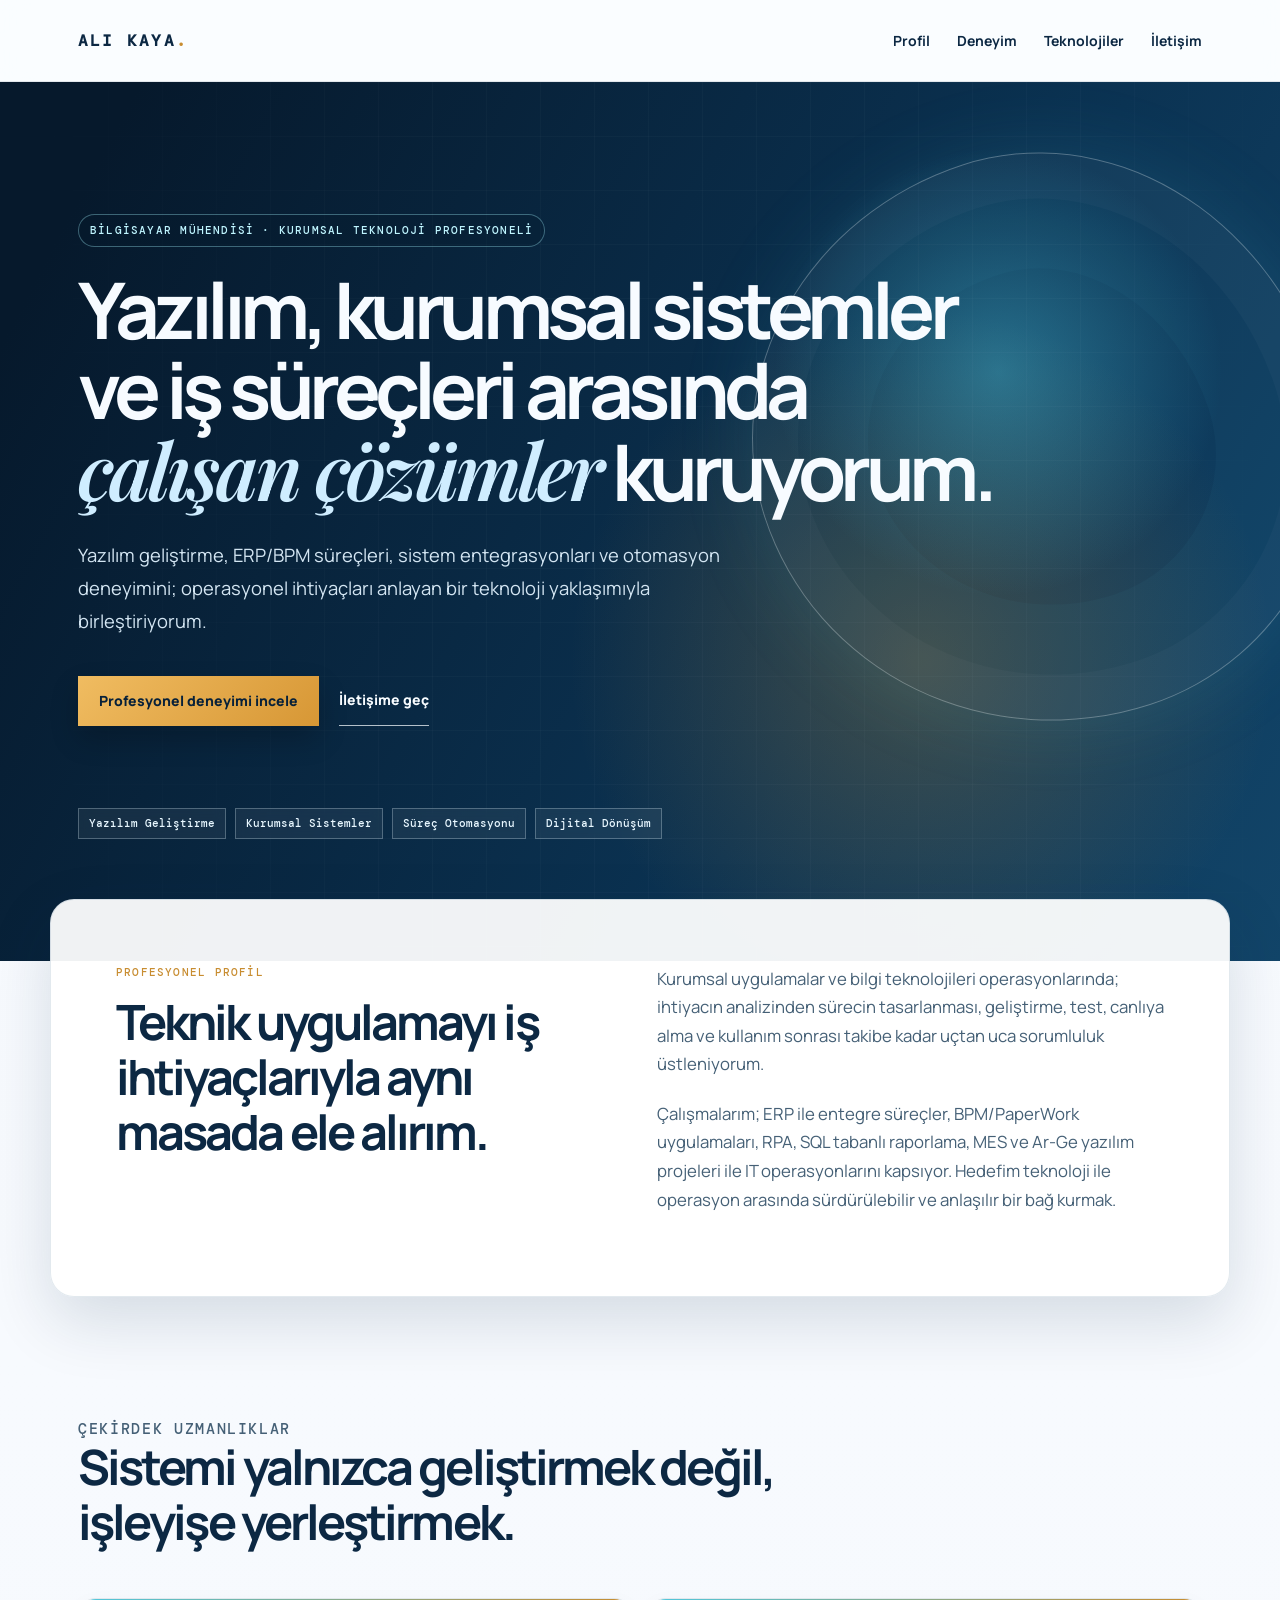
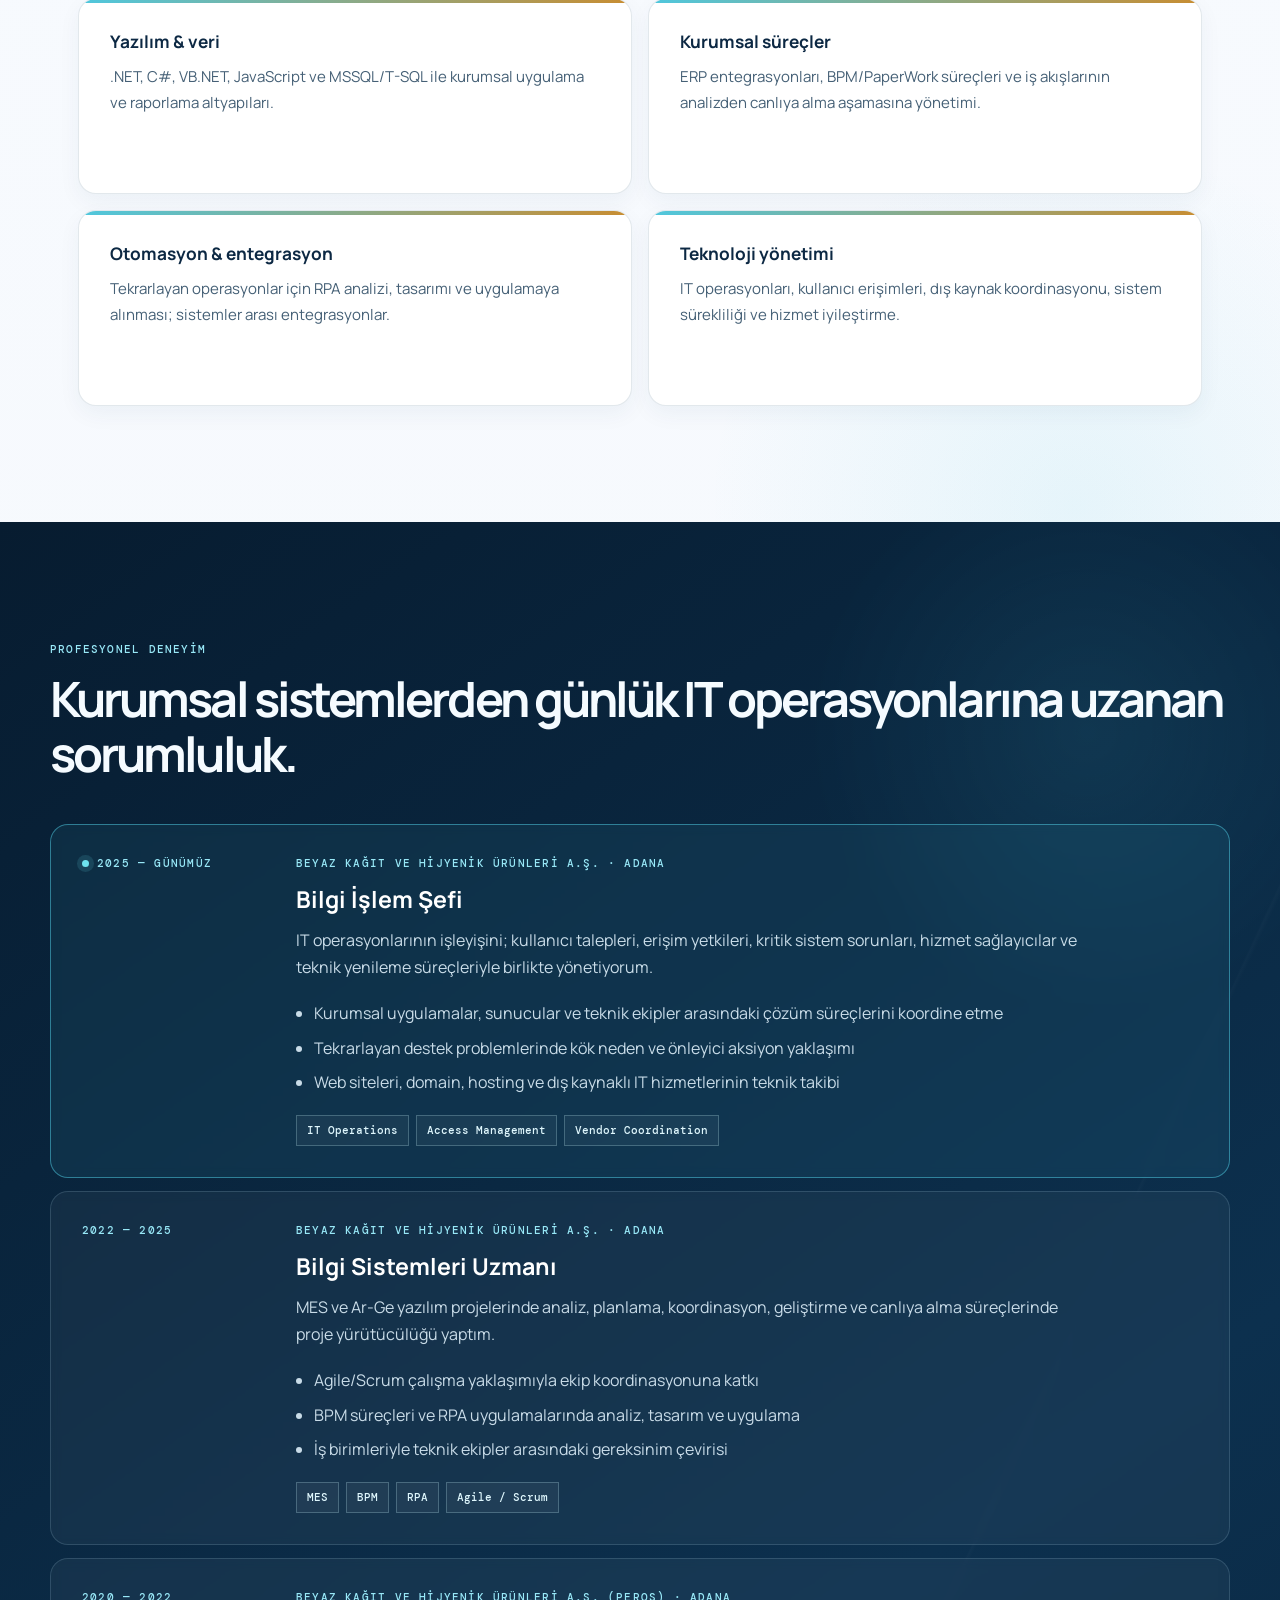
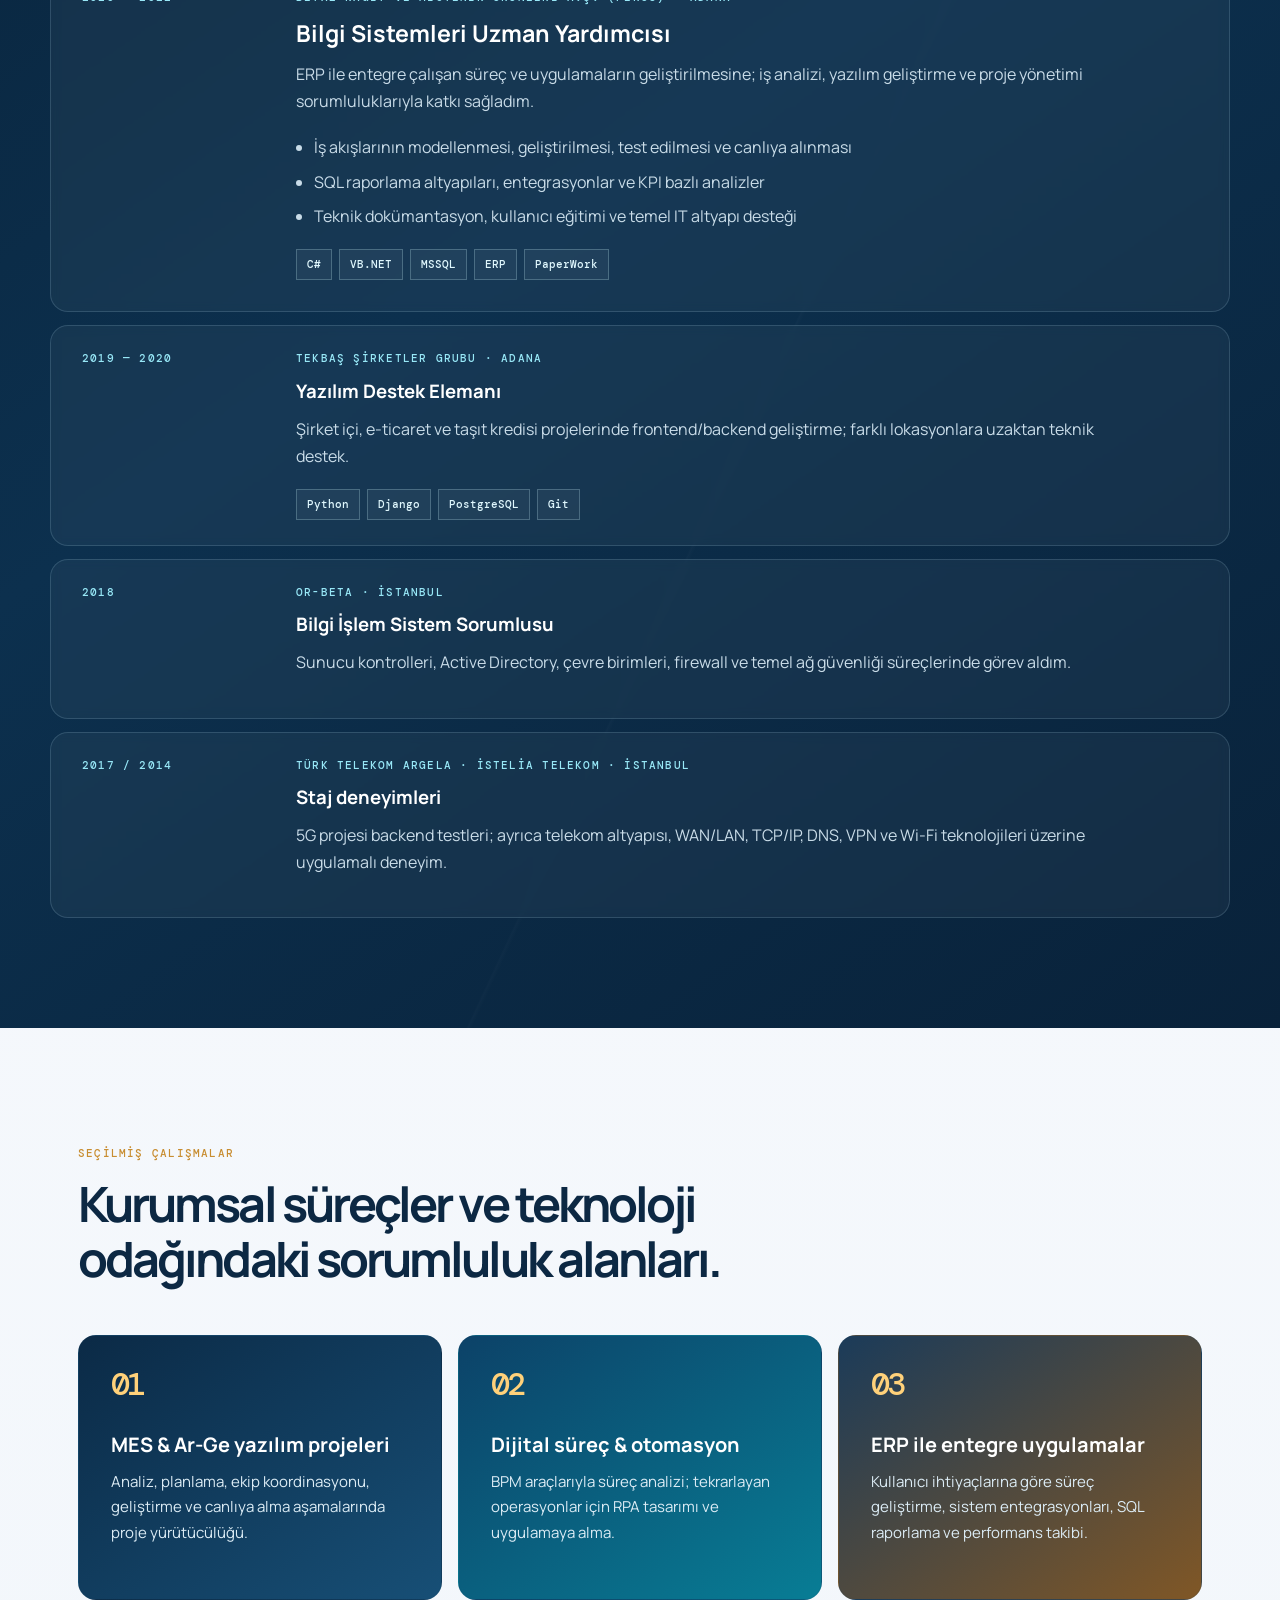
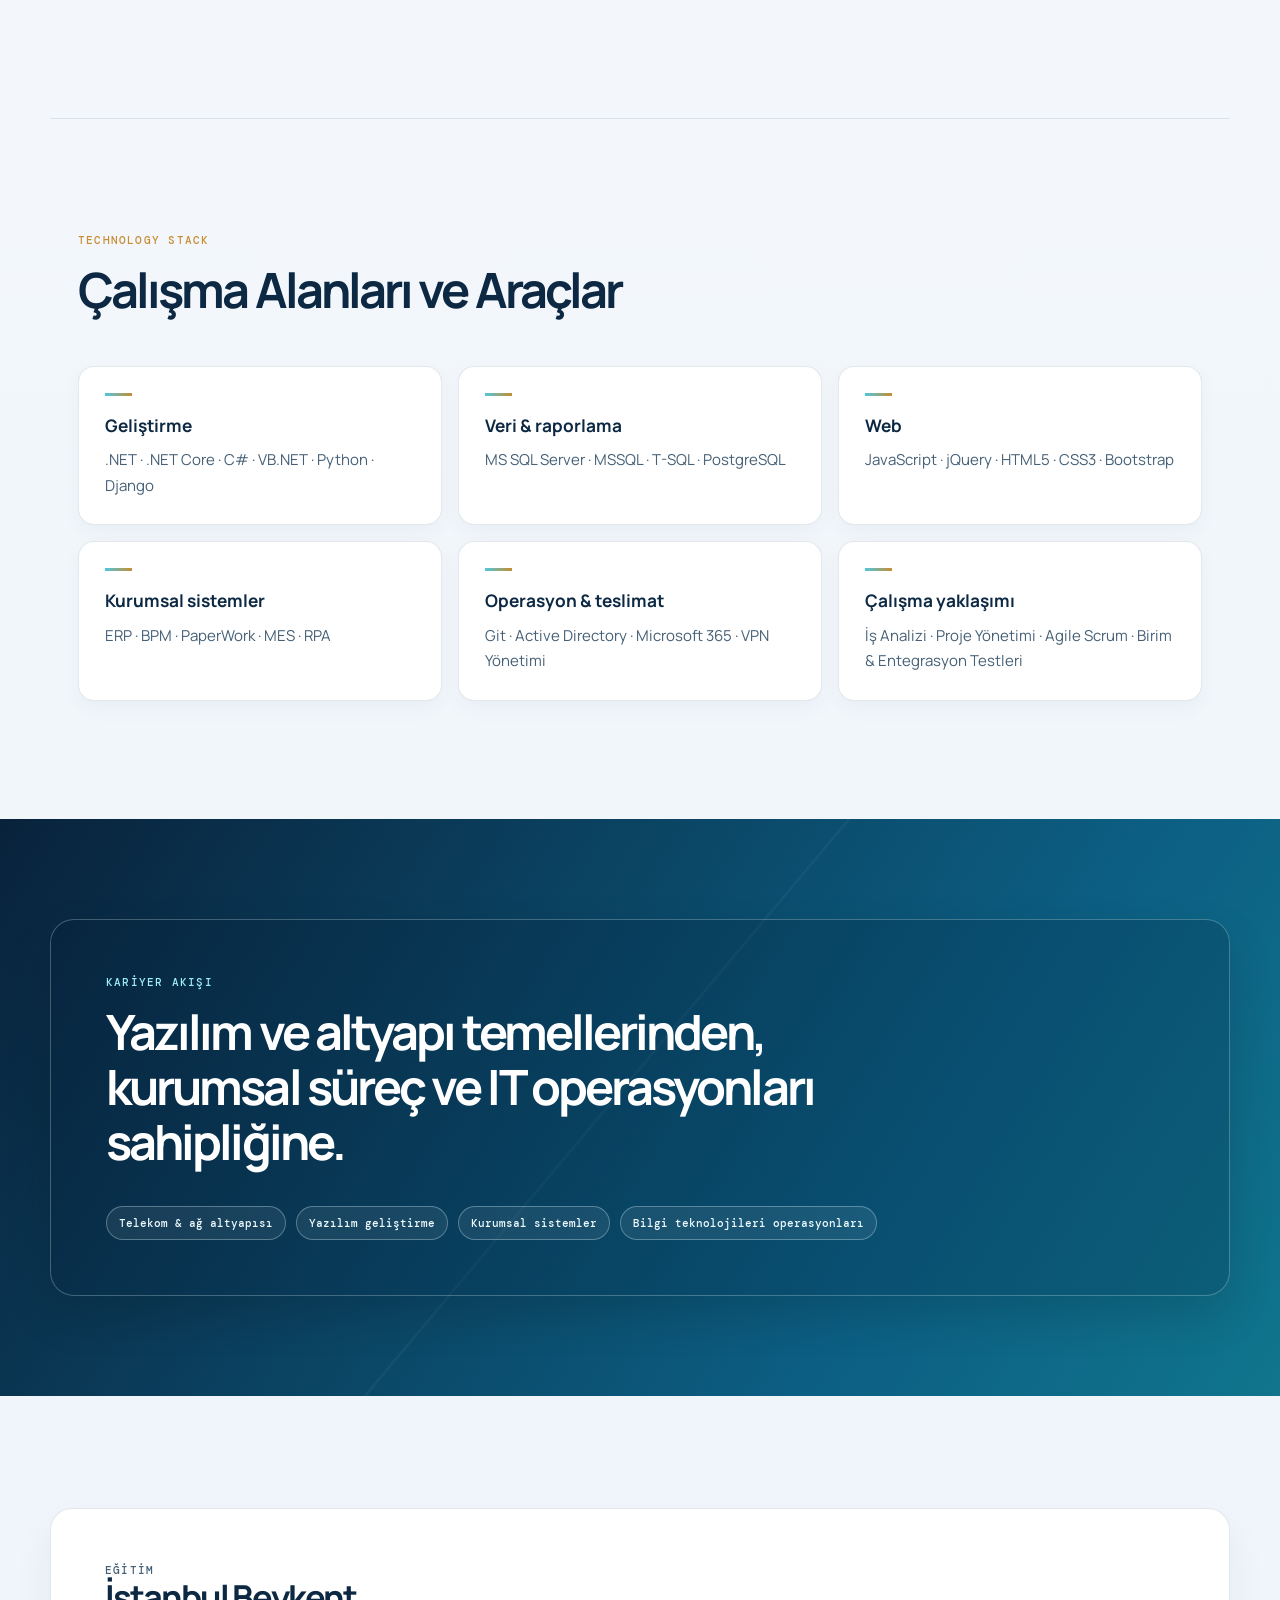
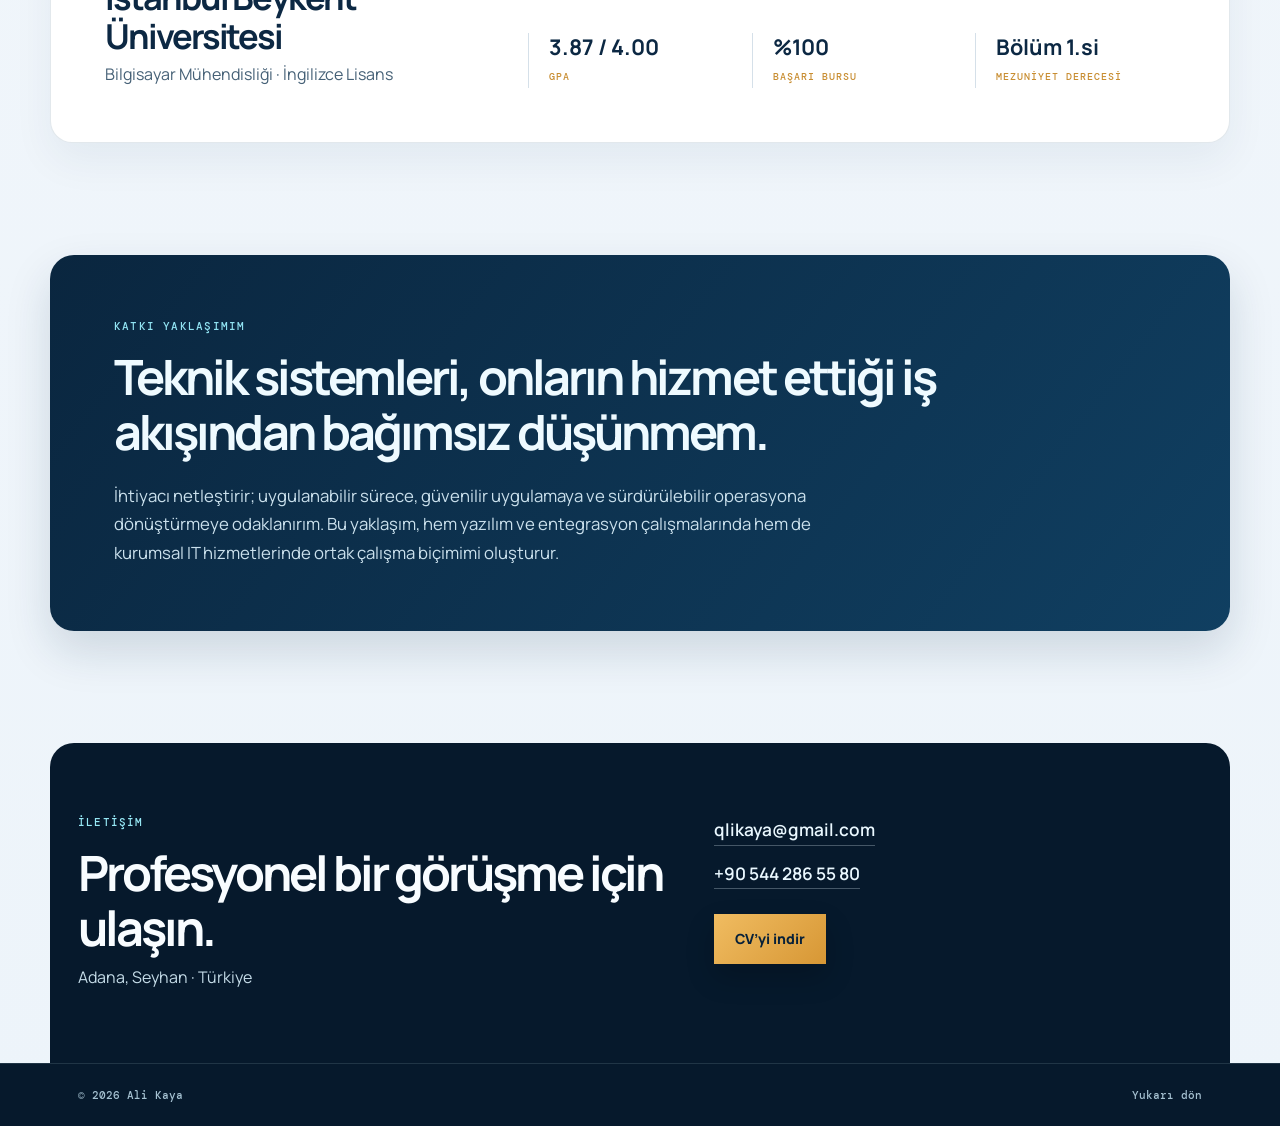
<file: index.html>
<!doctype html>
<html lang="tr">
<head>
  <meta charset="utf-8">
  <meta name="viewport" content="width=device-width, initial-scale=1">
  <meta name="description" content="Ali Kaya — yazılım geliştirme, kurumsal sistemler, süreç otomasyonu ve dijital dönüşüm alanlarında çalışan bilgisayar mühendisi.">
  <meta name="theme-color" content="#102238">
  <title>Ali Kaya | Kurumsal Sistemler & Dijital Dönüşüm</title>
  <link rel="icon" type="image/svg+xml" href="data:image/svg+xml,%3Csvg xmlns='http://www.w3.org/2000/svg' viewBox='0 0 64 64'%3E%3Crect width='64' height='64' rx='14' fill='%23102238'/%3E%3Cpath d='M17 47 29 17h7l12 30h-8l-2.2-6H27.7l-2.2 6h-8Zm13.7-13h4.2l-2.1-6-2.1 6Z' fill='%23d8b36a'/%3E%3C/svg%3E">
  <link rel="stylesheet" href="styles.css">
  <script type="application/ld+json">{"@context":"https://schema.org","@type":"Person","name":"Ali Kaya","jobTitle":"Bilgi Sistemleri Şefi","email":"mailto:qlikaya@gmail.com","address":{"@type":"PostalAddress","addressLocality":"Seyhan","addressRegion":"Adana","addressCountry":"TR"},"alumniOf":{"@type":"CollegeOrUniversity","name":"İstanbul Beykent Üniversitesi"}}</script>
</head>
<body>
  <a class="skip" href="#icerik">İçeriğe geç</a>
  <header class="topbar"><a class="brand" href="#anasayfa">ALI KAYA<span>.</span></a><nav aria-label="Ana menü"><a href="#profil">Profil</a><a href="#deneyim">Deneyim</a><a href="#teknolojiler">Teknolojiler</a><a href="#iletisim">İletişim</a></nav></header>
  <main id="icerik">
    <section class="hero" id="anasayfa">
      <div class="eyebrow">Bilgisayar Mühendisi · Kurumsal Teknoloji Profesyoneli</div>
      <h1>Yazılım, kurumsal sistemler ve iş süreçleri arasında <em>çalışan çözümler</em> kuruyorum.</h1>
      <p class="lead">Yazılım geliştirme, ERP/BPM süreçleri, sistem entegrasyonları ve otomasyon deneyimini; operasyonel ihtiyaçları anlayan bir teknoloji yaklaşımıyla birleştiriyorum.</p>
      <div class="hero-actions"><a class="button primary" href="#deneyim">Profesyonel deneyimi incele</a><a class="button text" href="mailto:qlikaya@gmail.com">İletişime geç</a></div>
      <div class="focus" aria-label="Temel uzmanlık alanları"><span>Yazılım Geliştirme</span><span>Kurumsal Sistemler</span><span>Süreç Otomasyonu</span><span>Dijital Dönüşüm</span></div>
    </section>
    <section class="profile grid-section" id="profil"><div><p class="section-label">Profesyonel profil</p><h2>Teknik uygulamayı iş ihtiyaçlarıyla aynı masada ele alırım.</h2></div><div class="prose"><p>Kurumsal uygulamalar ve bilgi teknolojileri operasyonlarında; ihtiyacın analizinden sürecin tasarlanması, geliştirme, test, canlıya alma ve kullanım sonrası takibe kadar uçtan uca sorumluluk üstleniyorum.</p><p>Çalışmalarım; ERP ile entegre süreçler, BPM/PaperWork uygulamaları, RPA, SQL tabanlı raporlama, MES ve Ar-Ge yazılım projeleri ile IT operasyonlarını kapsıyor. Hedefim teknoloji ile operasyon arasında sürdürülebilir ve anlaşılır bir bağ kurmak.</p></div></section>
    <section class="expertise" aria-labelledby="uzmanlik"><div class="section-intro"><p class="section-label">Çekirdek uzmanlıklar</p><h2 id="uzmanlik">Sistemi yalnızca geliştirmek değil, işleyişe yerleştirmek.</h2></div><div class="expertise-grid">
      <article><h3>Yazılım & veri</h3><p>.NET, C#, VB.NET, JavaScript ve MSSQL/T-SQL ile kurumsal uygulama ve raporlama altyapıları.</p></article>
      <article><h3>Kurumsal süreçler</h3><p>ERP entegrasyonları, BPM/PaperWork süreçleri ve iş akışlarının analizden canlıya alma aşamasına yönetimi.</p></article>
      <article><h3>Otomasyon & entegrasyon</h3><p>Tekrarlayan operasyonlar için RPA analizi, tasarımı ve uygulamaya alınması; sistemler arası entegrasyonlar.</p></article>
      <article><h3>Teknoloji yönetimi</h3><p>IT operasyonları, kullanıcı erişimleri, dış kaynak koordinasyonu, sistem sürekliliği ve hizmet iyileştirme.</p></article>
    </div></section>
    <section class="experience" id="deneyim"><div class="section-intro"><p class="section-label">Profesyonel deneyim</p><h2>Kurumsal sistemlerden günlük IT operasyonlarına uzanan sorumluluk.</h2></div><div class="timeline">
      <article class="role current"><div class="date">2025 — Günümüz</div><div><p class="role-kicker">Beyaz Kağıt ve Hijyenik Ürünleri A.Ş. · Adana</p><h3>Bilgi İşlem Şefi</h3><p>IT operasyonlarının işleyişini; kullanıcı talepleri, erişim yetkileri, kritik sistem sorunları, hizmet sağlayıcılar ve teknik yenileme süreçleriyle birlikte yönetiyorum.</p><ul><li>Kurumsal uygulamalar, sunucular ve teknik ekipler arasındaki çözüm süreçlerini koordine etme</li><li>Tekrarlayan destek problemlerinde kök neden ve önleyici aksiyon yaklaşımı</li><li>Web siteleri, domain, hosting ve dış kaynaklı IT hizmetlerinin teknik takibi</li></ul><div class="tags"><span>IT Operations</span><span>Access Management</span><span>Vendor Coordination</span></div></div></article>
      <article class="role"><div class="date">2022 — 2025</div><div><p class="role-kicker">Beyaz Kağıt ve Hijyenik Ürünleri A.Ş. · Adana</p><h3>Bilgi Sistemleri Uzmanı</h3><p>MES ve Ar-Ge yazılım projelerinde analiz, planlama, koordinasyon, geliştirme ve canlıya alma süreçlerinde proje yürütücülüğü yaptım.</p><ul><li>Agile/Scrum çalışma yaklaşımıyla ekip koordinasyonuna katkı</li><li>BPM süreçleri ve RPA uygulamalarında analiz, tasarım ve uygulama</li><li>İş birimleriyle teknik ekipler arasındaki gereksinim çevirisi</li></ul><div class="tags"><span>MES</span><span>BPM</span><span>RPA</span><span>Agile / Scrum</span></div></div></article>
      <article class="role"><div class="date">2020 — 2022</div><div><p class="role-kicker">Beyaz Kağıt ve Hijyenik Ürünleri A.Ş. (Peros) · Adana</p><h3>Bilgi Sistemleri Uzman Yardımcısı</h3><p>ERP ile entegre çalışan süreç ve uygulamaların geliştirilmesine; iş analizi, yazılım geliştirme ve proje yönetimi sorumluluklarıyla katkı sağladım.</p><ul><li>İş akışlarının modellenmesi, geliştirilmesi, test edilmesi ve canlıya alınması</li><li>SQL raporlama altyapıları, entegrasyonlar ve KPI bazlı analizler</li><li>Teknik dokümantasyon, kullanıcı eğitimi ve temel IT altyapı desteği</li></ul><div class="tags"><span>C#</span><span>VB.NET</span><span>MSSQL</span><span>ERP</span><span>PaperWork</span></div></div></article>
      <article class="role compact"><div class="date">2019 — 2020</div><div><p class="role-kicker">Tekbaş Şirketler Grubu · Adana</p><h3>Yazılım Destek Elemanı</h3><p>Şirket içi, e-ticaret ve taşıt kredisi projelerinde frontend/backend geliştirme; farklı lokasyonlara uzaktan teknik destek.</p><div class="tags"><span>Python</span><span>Django</span><span>PostgreSQL</span><span>Git</span></div></div></article>
      <article class="role compact"><div class="date">2018</div><div><p class="role-kicker">Or-Beta · İstanbul</p><h3>Bilgi İşlem Sistem Sorumlusu</h3><p>Sunucu kontrolleri, Active Directory, çevre birimleri, firewall ve temel ağ güvenliği süreçlerinde görev aldım.</p></div></article>
      <article class="role compact"><div class="date">2017 / 2014</div><div><p class="role-kicker">Türk Telekom Argela · İstelia Telekom · İstanbul</p><h3>Staj deneyimleri</h3><p>5G projesi backend testleri; ayrıca telekom altyapısı, WAN/LAN, TCP/IP, DNS, VPN ve Wi-Fi teknolojileri üzerine uygulamalı deneyim.</p></div></article>
    </div></section>
    <section class="initiatives"><div class="section-intro"><p class="section-label">Seçilmiş çalışmalar</p><h2>Kurumsal süreçler ve teknoloji odağındaki sorumluluk alanları.</h2></div><div class="initiative-grid"><article><p class="number">01</p><h3>MES & Ar-Ge yazılım projeleri</h3><p>Analiz, planlama, ekip koordinasyonu, geliştirme ve canlıya alma aşamalarında proje yürütücülüğü.</p></article><article><p class="number">02</p><h3>Dijital süreç & otomasyon</h3><p>BPM araçlarıyla süreç analizi; tekrarlayan operasyonlar için RPA tasarımı ve uygulamaya alma.</p></article><article><p class="number">03</p><h3>ERP ile entegre uygulamalar</h3><p>Kullanıcı ihtiyaçlarına göre süreç geliştirme, sistem entegrasyonları, SQL raporlama ve performans takibi.</p></article></div></section>
    <section class="stack" id="teknolojiler"><div class="section-intro"><p class="section-label">Technology stack</p><h2>Çalışma Alanları ve Araçlar</h2></div><div class="stack-grid"><div><h3>Geliştirme</h3><p>.NET · .NET Core · C# · VB.NET · Python · Django</p></div><div><h3>Veri & raporlama</h3><p>MS SQL Server · MSSQL · T-SQL · PostgreSQL</p></div><div><h3>Web</h3><p>JavaScript · jQuery · HTML5 · CSS3 · Bootstrap</p></div><div><h3>Kurumsal sistemler</h3><p>ERP · BPM · PaperWork · MES · RPA</p></div><div><h3>Operasyon & teslimat</h3><p>Git · Active Directory · Microsoft 365 · VPN Yönetimi</p></div><div><h3>Çalışma yaklaşımı</h3><p>İş Analizi · Proje Yönetimi · Agile Scrum · Birim & Entegrasyon Testleri</p></div></div></section>
    <section class="career"><div class="career-card"><p class="section-label">Kariyer akışı</p><h2>Yazılım ve altyapı temellerinden, kurumsal süreç ve IT operasyonları sahipliğine.</h2><div class="steps"><span>Telekom & ağ altyapısı</span><span>Yazılım geliştirme</span><span>Kurumsal sistemler</span><span>Bilgi teknolojileri operasyonları</span></div></div></section>
    <section class="education"><div><p class="section-label">Eğitim</p><h2>İstanbul Beykent Üniversitesi</h2><p>Bilgisayar Mühendisliği · İngilizce Lisans</p></div><div class="achievement"><strong>3.87 / 4.00</strong><span>GPA</span></div><div class="achievement"><strong>%100</strong><span>Başarı Bursu</span></div><div class="achievement"><strong>Bölüm 1.si</strong><span>Mezuniyet derecesi</span></div></section>
    <section class="value"><p class="section-label">Katkı yaklaşımım</p><h2>Teknik sistemleri, onların hizmet ettiği iş akışından bağımsız düşünmem.</h2><p>İhtiyacı netleştirir; uygulanabilir sürece, güvenilir uygulamaya ve sürdürülebilir operasyona dönüştürmeye odaklanırım. Bu yaklaşım, hem yazılım ve entegrasyon çalışmalarında hem de kurumsal IT hizmetlerinde ortak çalışma biçimimi oluşturur.</p></section>
    <section class="contact" id="iletisim"><div><p class="section-label">İletişim</p><h2>Profesyonel bir görüşme için ulaşın.</h2><p>Adana, Seyhan · Türkiye</p></div><div class="contact-links"><a href="mailto:qlikaya@gmail.com">qlikaya@gmail.com</a><a href="tel:+905442865580">+90 544 286 55 80</a><a class="button primary" href="assets/Ali-KAYA-CV.pdf" download>CV’yi indir</a></div></section>
  </main>
  <footer><span>© 2026 Ali Kaya</span><a href="#anasayfa">Yukarı dön</a></footer>
</body>
</html>
</file>
<file: styles.css>
@import url('https://fonts.googleapis.com/css2?family=DM+Mono:wght@400;500&family=Manrope:wght@400;500;600;700;800&family=Playfair+Display:ital,wght@0,600;0,700;1,600&display=swap');

:root {
  --night: #06192c;
  --ink: #0c2843;
  --ink2: #174a70;
  --paper: #f5f8fc;
  --surface: #ffffff;
  --mist: #e8f0f7;
  --gold: #c88d31;
  --aqua: #4fc7de;
  --line: #d5e0e9;
  --body: #456076;
  --max: 1180px;
}

* { box-sizing: border-box; }
html { scroll-behavior: smooth; }
body {
  margin: 0;
  overflow-x: hidden;
  color: var(--ink);
  background:
    radial-gradient(circle at 84% 28%, rgba(79, 199, 222, .10), transparent 23rem),
    linear-gradient(180deg, #f8fbff 0%, var(--paper) 54%, #edf4fa 100%);
  font: 400 16px/1.7 Manrope, Arial, sans-serif;
}

a { color: inherit; text-decoration: none; }
h1, h2, h3, p { margin-top: 0; }
.skip { position: absolute; top: -60px; left: 16px; z-index: 20; padding: 8px 12px; color: var(--night); background: #fff; }
.skip:focus { top: 10px; }

.topbar {
  position: relative;
  z-index: 10;
  display: flex;
  align-items: center;
  justify-content: space-between;
  height: 82px;
  padding: 0 max(28px, calc((100vw - var(--max)) / 2 + 28px));
  border-bottom: 1px solid rgba(12, 40, 67, .10);
  background: rgba(250, 253, 255, .88);
  backdrop-filter: blur(14px);
}
.brand { font: 700 16px/1 DM Mono, monospace; letter-spacing: .14em; }
.brand span { color: var(--gold); }
nav { display: flex; gap: 27px; font-size: 14px; font-weight: 700; }
nav a { position: relative; transition: color .2s ease; }
nav a::after { position: absolute; right: 0; bottom: -7px; left: 0; height: 2px; content: ""; transform: scaleX(0); transform-origin: left; background: var(--aqua); transition: transform .22s ease; }
nav a:hover { color: var(--ink2); }
nav a:hover::after { transform: scaleX(1); }

main { overflow: hidden; }
.hero {
  position: relative;
  isolation: isolate;
  min-height: 690px;
  padding: 132px max(28px, calc((100vw - var(--max)) / 2 + 28px)) 122px;
  overflow: hidden;
  color: #f7fbff;
  background:
    radial-gradient(circle at 78% 33%, rgba(79, 199, 222, .42), transparent 14rem),
    radial-gradient(circle at 72% 66%, rgba(200, 141, 49, .28), transparent 22rem),
    linear-gradient(118deg, #06192c 8%, #0b3353 65%, #124569 100%);
}
.hero::before {
  position: absolute;
  inset: 0;
  z-index: -2;
  content: "";
  opacity: .42;
  background-image:
    linear-gradient(rgba(255,255,255,.055) 1px, transparent 1px),
    linear-gradient(90deg, rgba(255,255,255,.055) 1px, transparent 1px);
  background-size: 54px 54px;
  mask-image: linear-gradient(90deg, transparent, #000 32%, #000 86%, transparent);
}
.hero::after {
  position: absolute;
  top: 72px;
  right: max(-95px, calc((100vw - var(--max)) / 2 - 96px));
  z-index: -1;
  width: min(49vw, 570px);
  aspect-ratio: 1;
  content: "";
  border: 1px solid rgba(235, 250, 255, .32);
  border-radius: 52% 48% 46% 54% / 48% 54% 46% 52%;
  box-shadow: inset 0 0 0 45px rgba(255,255,255,.025), inset 0 0 0 115px rgba(79,199,222,.035), 0 0 80px rgba(79,199,222,.13);
  transform: rotate(-18deg);
}
.hero > * { position: relative; z-index: 1; }
.eyebrow, .section-label, .role-kicker, .date {
  font: 500 11px/1.4 DM Mono, monospace;
  letter-spacing: .11em;
  text-transform: uppercase;
}
.eyebrow {
  display: inline-flex;
  padding: 8px 11px;
  color: #bff5ff;
  border: 1px solid rgba(159, 236, 249, .36);
  border-radius: 999px;
  background: rgba(5, 25, 44, .24);
}
h1 {
  max-width: 930px;
  margin: 23px 0 28px;
  font: 700 clamp(2.8rem, 6.1vw, 5.7rem)/1.02 Manrope, sans-serif;
  letter-spacing: -.07em;
}
h1 em { color: #cfedff; font-family: 'Playfair Display', serif; font-weight: 600; letter-spacing: -.05em; }
.lead { max-width: 700px; margin-bottom: 0; color: #d3e5f2; font-size: 1.15rem; line-height: 1.78; }
.hero-actions { display: flex; align-items: center; gap: 20px; margin-top: 38px; }
.button { display: inline-flex; align-items: center; justify-content: center; min-height: 50px; padding: 12px 21px; font-size: 14px; font-weight: 800; transition: transform .2s ease, box-shadow .2s ease, background .2s ease; }
.primary { color: #082139; background: linear-gradient(135deg, #f0bc61, #d79735); box-shadow: 0 13px 29px rgba(0,0,0,.20); }
.primary:hover { box-shadow: 0 18px 34px rgba(0,0,0,.25); transform: translateY(-3px); }
.text { padding: 4px 0; color: #f8fcff; border-bottom: 1px solid rgba(248,252,255,.72); }
.focus { display: flex; flex-wrap: wrap; gap: 9px; margin-top: 82px; }
.focus span, .tags span { padding: 8px 10px; font: 500 11px/1.2 DM Mono, monospace; }
.focus span { color: #e8f7ff; border: 1px solid rgba(229, 247, 255, .28); background: rgba(255,255,255,.06); backdrop-filter: blur(6px); }

section { padding-right: 28px; padding-left: 28px; }
.grid-section, .expertise, .initiatives, .stack, .education, .value, .contact { max-width: var(--max); margin-right: auto; margin-left: auto; }
.grid-section {
  position: relative;
  z-index: 2;
  display: grid;
  grid-template-columns: 1fr 1.1fr;
  gap: 80px;
  margin-top: -62px;
  padding: 65px;
  border: 1px solid rgba(19, 74, 112, .12);
  border-radius: 24px;
  background: rgba(255,255,255,.94);
  box-shadow: 0 24px 65px rgba(7, 38, 64, .14);
}
.section-label { margin-bottom: 15px; color: var(--gold); }
h2 { font: 700 clamp(2rem, 3.8vw, 3.45rem)/1.13 Manrope, sans-serif; letter-spacing: -.06em; }
.prose { color: var(--body); font-size: 1.05rem; }
.prose p + p { margin-top: 21px; }

.expertise { padding-top: 122px; padding-bottom: 116px; }
.section-intro { max-width: 790px; margin-bottom: 48px; }
.expertise-grid, .initiative-grid, .stack-grid { display: grid; gap: 16px; }
.expertise-grid { grid-template-columns: repeat(2, 1fr); }
.expertise-grid article, .initiative-grid article, .stack-grid > div {
  position: relative;
  overflow: hidden;
  border: 1px solid rgba(17, 68, 103, .12);
  background: var(--surface);
  transition: transform .22s ease, box-shadow .22s ease, border-color .22s ease;
}
.expertise-grid article { min-height: 196px; padding: 31px; border-radius: 18px; box-shadow: 0 8px 22px rgba(18, 59, 89, .05); }
.expertise-grid article::before { position: absolute; top: 0; right: 0; left: 0; height: 4px; content: ""; background: linear-gradient(90deg, var(--aqua), var(--gold)); }
.expertise-grid article:hover, .initiative-grid article:hover, .stack-grid > div:hover { border-color: rgba(79, 199, 222, .66); box-shadow: 0 18px 35px rgba(16, 64, 95, .12); transform: translateY(-5px); }
h3 { margin-bottom: 10px; font-size: 1.08rem; line-height: 1.4; }
.expertise p, .initiative-grid p, .stack-grid p { margin-bottom: 0; color: var(--body); font-size: .94rem; }

.experience {
  position: relative;
  max-width: none;
  padding-top: 120px;
  padding-bottom: 110px;
  overflow: hidden;
  color: #f5fbff;
  background: linear-gradient(145deg, #071c30 0%, #0c304e 56%, #09223a 100%);
}
.experience::before { position: absolute; inset: 0; content: ""; opacity: .3; background: radial-gradient(circle at 85% 10%, rgba(79,199,222,.32), transparent 18rem), linear-gradient(115deg, transparent 64%, rgba(255,255,255,.06) 64.1%, transparent 64.3%); }
.experience > .section-intro, .experience > .timeline { position: relative; z-index: 1; max-width: var(--max); margin-right: auto; margin-left: auto; }
.experience .section-label, .experience .role-kicker, .experience .date { color: #98e8f7; }
.experience .section-intro { margin-bottom: 42px; }
.timeline { display: grid; gap: 13px; }
.role {
  display: grid;
  grid-template-columns: 180px 1fr;
  gap: 34px;
  padding: 31px;
  border: 1px solid rgba(185, 226, 244, .17);
  border-radius: 18px;
  background: rgba(255,255,255,.045);
  backdrop-filter: blur(5px);
}
.role h3 { margin: 7px 0 12px; color: #fff; font-size: 1.45rem; }
.role p:not(.role-kicker), .role ul { max-width: 800px; color: #c9dce8; }
.role ul { margin: 19px 0 0; padding-left: 18px; }
.role li + li { margin-top: 7px; }
.tags { display: flex; flex-wrap: wrap; gap: 7px; margin-top: 19px; }
.tags span { color: #dff7fd; border: 1px solid rgba(194, 239, 248, .25); background: rgba(255,255,255,.045); }
.current { border-color: rgba(79,199,222,.52); background: rgba(79,199,222,.08); }
.current .date::before { display: inline-block; width: 7px; height: 7px; margin-right: 8px; content: ""; border-radius: 50%; background: #6ee4ef; box-shadow: 0 0 0 5px rgba(110,228,239,.13); }
.compact { padding-top: 25px; padding-bottom: 25px; }
.compact h3 { font-size: 1.16rem; }

.initiatives { padding-top: 118px; padding-bottom: 118px; }
.initiative-grid { grid-template-columns: repeat(3, 1fr); }
.initiative-grid article { min-height: 265px; padding: 32px; border-radius: 18px; background: linear-gradient(145deg, #0b2a46, #174f76); }
.initiative-grid article:nth-child(2) { background: linear-gradient(145deg, #0c4268, #087d95); }
.initiative-grid article:nth-child(3) { background: linear-gradient(145deg, #1b3b59, #805726); }
.initiative-grid h3 { margin-top: 31px; color: #fff; font-size: 1.25rem; }
.initiative-grid p:not(.number) { color: #dcecf5; }
.number { margin-bottom: 0 !important; color: #ffd17a !important; font: 500 2rem/1 DM Mono, monospace !important; letter-spacing: -.08em; }

.stack { padding-top: 114px; padding-bottom: 118px; border-top: 1px solid rgba(12,40,67,.10); }
.stack-grid { grid-template-columns: repeat(3, 1fr); }
.stack-grid > div { min-height: 142px; padding: 26px; border-radius: 16px; box-shadow: 0 8px 20px rgba(18, 59, 89, .045); }
.stack-grid > div::before { display: block; width: 27px; height: 3px; margin-bottom: 18px; content: ""; background: linear-gradient(90deg, var(--aqua), var(--gold)); }
.stack-grid h3 { margin-bottom: 9px; }

.career { position: relative; padding-top: 100px; padding-bottom: 100px; color: #fff; background: linear-gradient(122deg, #09223b, #0c5e82 70%, #10758d); }
.career::before { position: absolute; inset: 0; content: ""; opacity: .26; background-image: linear-gradient(130deg, transparent 48%, rgba(255,255,255,.19) 48.1%, transparent 48.3%); }
.career-card { position: relative; max-width: var(--max); margin: auto; padding: 55px; border: 1px solid rgba(232,250,255,.26); border-radius: 24px; background: rgba(4, 29, 51, .20); box-shadow: 0 20px 46px rgba(0,0,0,.14); }
.career .section-label { color: #9eeefa; }
.career h2 { max-width: 820px; margin-bottom: 0; }
.steps { display: flex; flex-wrap: wrap; gap: 10px; margin-top: 36px; }
.steps span { padding: 9px 12px; color: #effbff; border: 1px solid rgba(225,249,255,.32); border-radius: 999px; background: rgba(255,255,255,.07); font: 500 11px DM Mono, monospace; }

.education { display: grid; grid-template-columns: 2fr repeat(3, 1fr); gap: 24px; align-items: end; margin-top: 112px; margin-bottom: 112px; padding: 54px; border: 1px solid rgba(16, 66, 101, .12); border-radius: 22px; background: #fff; box-shadow: 0 18px 42px rgba(16, 54, 83, .06); }
.education h2 { margin-bottom: 5px; font-size: 2.15rem; }
.education p { margin-bottom: 0; color: var(--body); }
.achievement { padding-left: 20px; border-left: 1px solid var(--line); }
.achievement strong { display: block; font-size: 1.35rem; line-height: 1.3; }
.achievement span { color: var(--gold); font: 500 10px DM Mono, monospace; letter-spacing: .1em; text-transform: uppercase; }

.value { margin-bottom: 112px; padding: 64px; overflow: hidden; color: #eefaff; border-radius: 24px; background: linear-gradient(128deg, #0a263f, #103f61); box-shadow: 0 20px 45px rgba(13, 47, 74, .15); }
.value .section-label { color: #91e3f2; }
.value h2 { max-width: 880px; margin-bottom: 22px; }
.value > p:last-child { max-width: 730px; margin-bottom: 0; color: #cae0ec; font-size: 1.05rem; }

.contact { display: grid; grid-template-columns: 1.2fr 1fr; gap: 50px; padding-top: 72px; padding-bottom: 72px; color: #f8fcff; border-radius: 24px 24px 0 0; background: var(--night); }
.contact .section-label { color: #96e8f5; }
.contact h2 { margin-bottom: 8px; }
.contact p:last-child { margin-bottom: 0; color: #c5dce8; }
.contact-links { display: flex; flex-direction: column; align-items: flex-start; gap: 13px; font-size: 1.08rem; font-weight: 600; }
.contact-links a:not(.button) { color: #eaf8ff; border-bottom: 1px solid rgba(234,248,255,.28); }
.contact-links .button { margin-top: 12px; font-size: 14px; }
footer { display: flex; justify-content: space-between; max-width: none; margin: 0; padding: 24px max(28px, calc((100vw - var(--max)) / 2 + 28px)); color: #a5c1d1; border-top: 1px solid rgba(207,234,246,.13); background: var(--night); font: 500 11px DM Mono, monospace; }
footer a:hover { color: #fff; }

@media (prefers-reduced-motion: no-preference) {
  .hero::after { animation: drift 12s ease-in-out infinite alternate; }
}
@keyframes drift { to { transform: translate3d(-18px, 15px, 0) rotate(-10deg); } }

@media (max-width: 760px) {
  .topbar { height: 72px; padding: 0 20px; }
  .topbar nav { display: none; }
  .hero { min-height: 0; padding: 96px 20px 82px; }
  .hero::after { top: 92px; right: -135px; width: 340px; }
  h1 { font-size: clamp(2.7rem, 13vw, 4rem); letter-spacing: -.07em; }
  .lead { font-size: 1.04rem; }
  .hero-actions { flex-direction: column; align-items: flex-start; gap: 19px; }
  .focus { margin-top: 56px; }
  section { padding-right: 20px; padding-left: 20px; }
  .grid-section { grid-template-columns: 1fr; gap: 26px; margin: -34px 20px 0; padding: 34px 26px; border-radius: 19px; }
  .expertise, .initiatives, .stack { padding-top: 76px; padding-bottom: 76px; }
  .expertise-grid, .initiative-grid, .stack-grid { grid-template-columns: 1fr; }
  .expertise-grid article, .initiative-grid article { min-height: 0; }
  .experience { padding: 76px 20px; }
  .role { grid-template-columns: 1fr; gap: 10px; padding: 25px 21px; border-radius: 14px; }
  .role ul { font-size: .94rem; }
  .career { padding: 70px 20px; }
  .career-card { padding: 35px 26px; border-radius: 19px; }
  .education { grid-template-columns: 1fr 1fr; gap: 22px 14px; margin: 76px 20px; padding: 32px 25px; border-radius: 19px; }
  .education > div:first-child { grid-column: 1 / -1; }
  .achievement { padding-left: 13px; }
  .value { margin: 0 20px 76px; padding: 38px 27px; border-radius: 19px; }
  .contact { grid-template-columns: 1fr; gap: 34px; margin: 0; padding: 68px 20px; border-radius: 0; }
  .contact-links { font-size: 1rem; }
  footer { padding: 24px 20px; }
}
</file>
